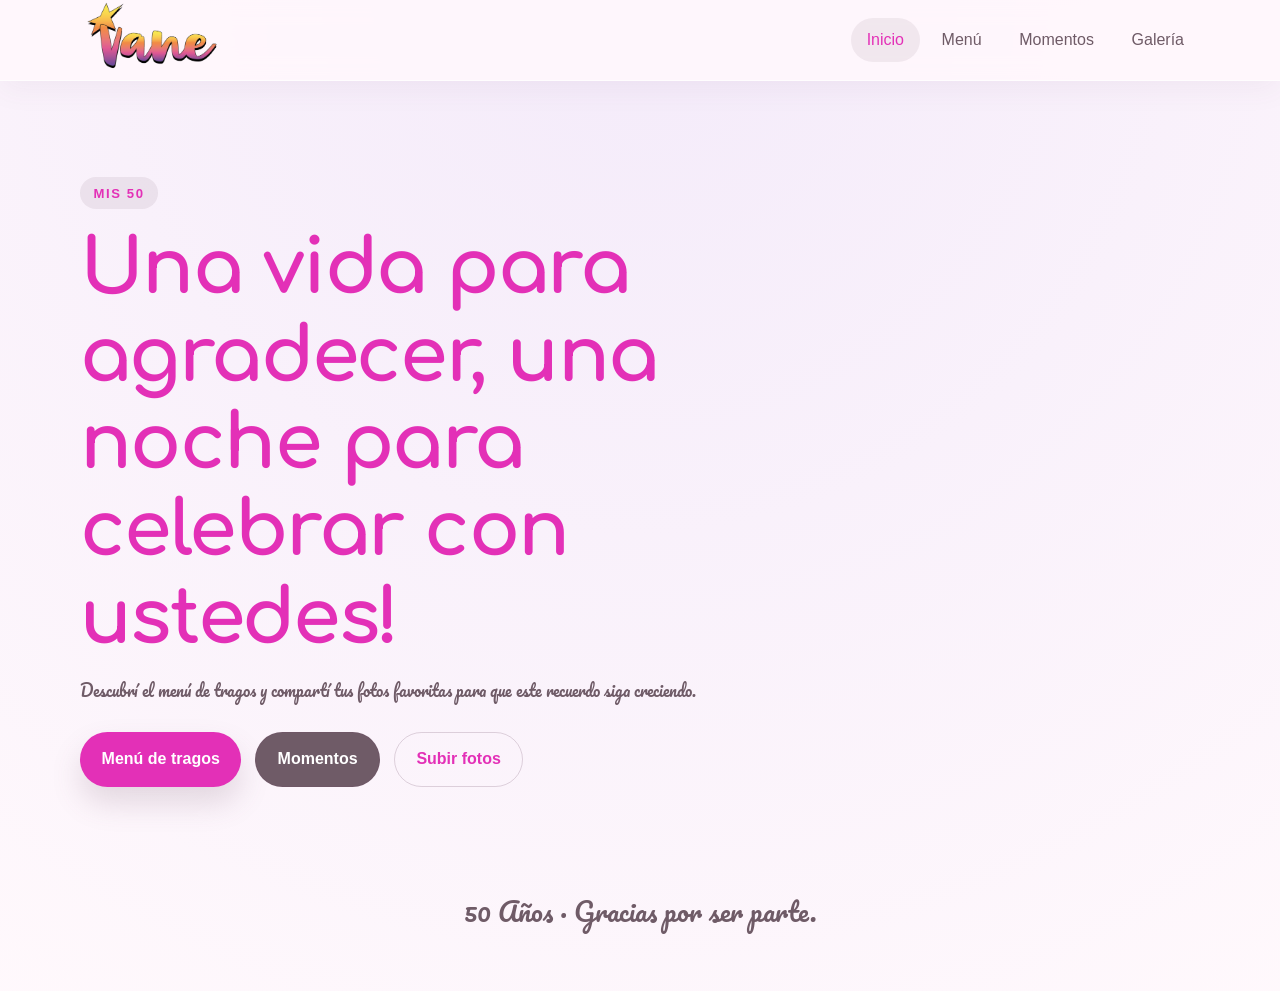
<file: index.html>
<!DOCTYPE html>
<html lang="es">
<head>
  <meta charset="UTF-8">
  <meta name="viewport" content="width=device-width, initial-scale=1.0">
  <title>Felices 50 Vane</title>
  <meta name="description" content="App QR para la celebración de 50 años con bienvenida, menú de tragos y galería de recuerdos.">
  <link rel="stylesheet" href="styles/main.css">
  <link href="https://fonts.googleapis.com/css2?family=Comfortaa:wght@300;400;700&display=swap" rel="stylesheet">
  <script src="js/main.js" defer></script>
</head>
<body>
  <header class="site-header">
    <div class="container">
      <a href="index.html" class="site-brand" aria-label="Ir al inicio de 50 Años">
        <img src="assets/images/moments/portada.png" alt="Logo 50 Años" style="height:5rem; width:auto;">
      </a>
      <nav class="site-nav" aria-label="Navegación principal">
        <ul class="site-nav__list">
          <li><a class="site-nav__link" href="index.html">Inicio</a></li>
          <li><a class="site-nav__link" href="menu.html">Menú</a></li>
          <li><a class="site-nav__link" href="moments.html">Momentos</a></li>
          <li><a class="site-nav__link" href="gallery.html">Galería</a></li>
        </ul>
      </nav>
    </div>
  </header>

  <main>
    <section class="hero section">
      <div class="container">
        <p class="eyebrow">Mis 50</p>
        <h1>Una vida para agradecer, una noche para celebrar con ustedes!</h1>
        <p>
           Descubrí el menú de tragos
           y compartí tus fotos favoritas para que este recuerdo siga creciendo.
          
        </p>
        <div class="cta-group">
          <a class="button" href="menu.html">Menú de tragos</a>
          <a class="button button--terciary" href="moments.html">Momentos</a>
          <a class="button button--secondary" href="gallery.html">Subir fotos</a>
        </div>
      </div>
    </section>
  </main>

  <footer class="site-footer">
    <div class="container">
      <p>50 Años · Gracias por ser parte.</p>
    </div>
  </footer>
</body>
</html>
</file>
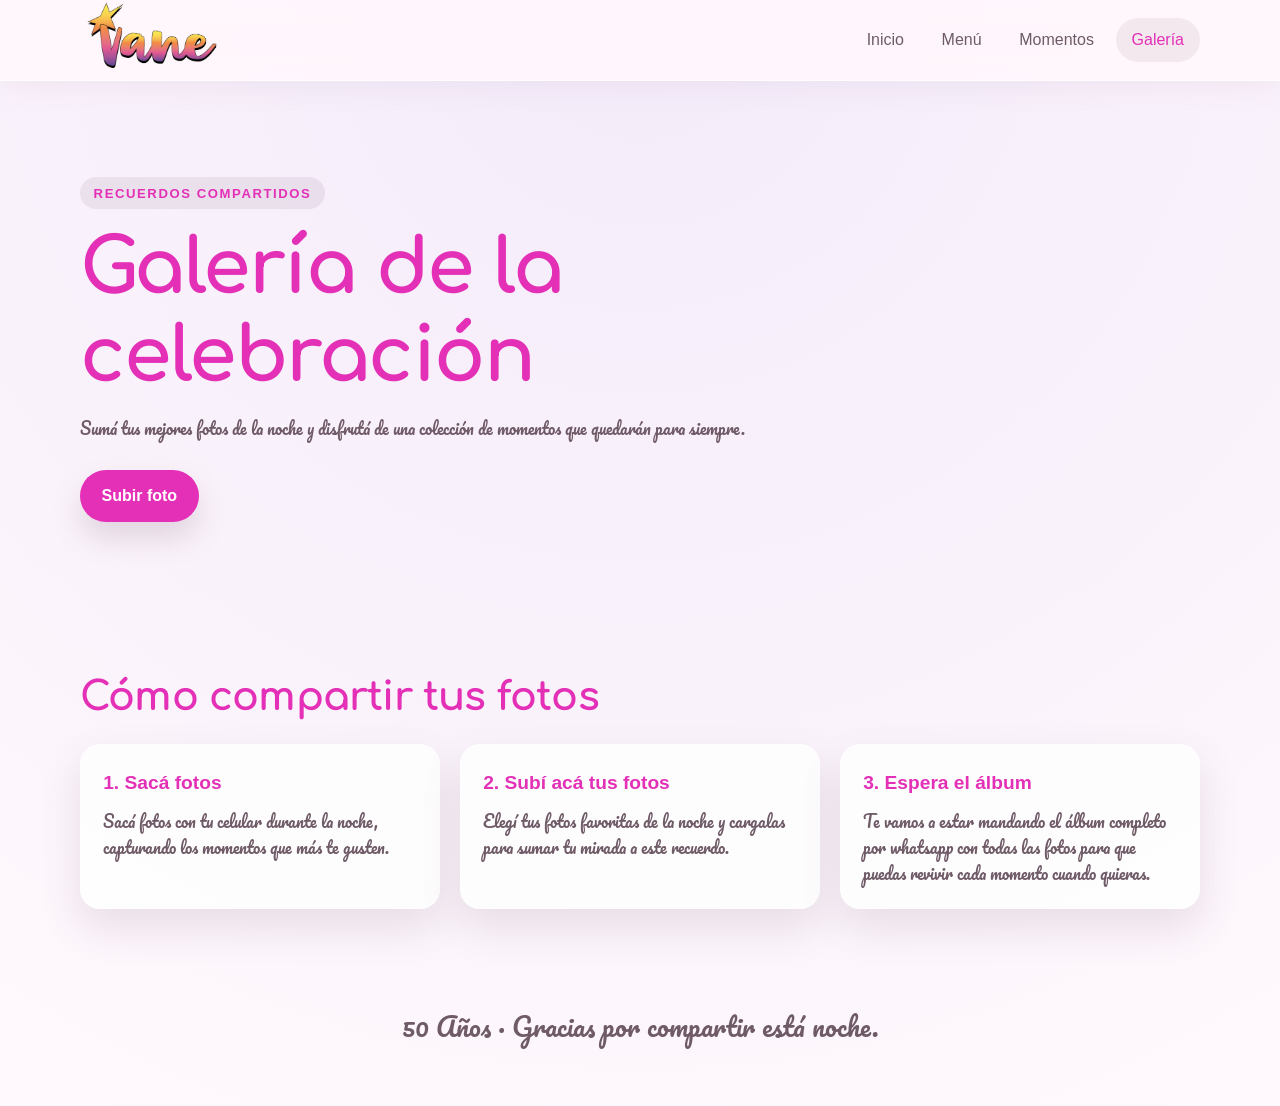
<file: gallery.html>
<!DOCTYPE html>
<html lang="es">
<head>
  <meta charset="UTF-8">
  <meta name="viewport" content="width=device-width, initial-scale=1.0">
  <title>50 Años | Galería</title>
  <meta name="description" content="Galería colaborativa de la celebración de 50 años para ver y compartir recuerdos de la noche.">
  <link rel="stylesheet" href="styles/main.css">
  <link href="https://fonts.googleapis.com/css2?family=Comfortaa:wght@300;400;700&display=swap" rel="stylesheet">
  <script src="js/main.js" defer></script>
  <script src="js/upload.js" defer></script>
  <script src="js/gallery.js" defer></script>
</head>
<body>
  <header class="site-header">
    <div class="container">
      <a href="index.html" class="site-brand" aria-label="Ir al inicio de 50 Años">
        <img src="assets/images/moments/portada.png" alt="Logo 50 Años" style="height:5rem; width:auto;">
      </a>
      <nav class="site-nav" aria-label="Navegación principal">
        <ul class="site-nav__list">
          <li><a class="site-nav__link" href="index.html">Inicio</a></li>
          <li><a class="site-nav__link" href="menu.html">Menú</a></li>
          <li><a class="site-nav__link" href="moments.html">Momentos</a></li>
          <li><a class="site-nav__link" href="gallery.html">Galería</a></li>
        </ul>
      </nav>
    </div>
  </header>

  <main>
    <section class="hero section">
      <div class="container">
        <p class="eyebrow">Recuerdos compartidos</p>
        <h1>Galería de la celebración</h1>
        <p>
          Sumá tus mejores fotos de la noche y disfrutá de una colección de momentos
          que quedarán para siempre.
        </p>
        <div class="cta-group">
          <button class="button" id="upload_widget">Subir foto</button>

          <script src="https://widget.cloudinary.com/v2.0/global/all.js"></script>

          <script>
            const myWidget = cloudinary.createUploadWidget({
              cloudName: 'duns7yexg',
              uploadPreset: 'FiestaVane50',
              sources: ['local'],
              showAdvancedOptions: false,
            }, (error, result) => {
              if (error) {
                console.error(error);
                return;
              }

              if (result && result.event === "success") {
                console.log("OK:", result.info.secure_url);
              }
            });

            document.getElementById("upload_widget").addEventListener("click", function(){
              myWidget.open();
            });
          </script>
        </div>
      </div>
    </section>

    <section class="section">
      <div class="container">
        <h2 class="section-title">Cómo compartir tus fotos</h2>
        <div class="card-grid">
          <article class="card">
            <h3>1. Sacá fotos</h3>
            <p>
              Sacá fotos con tu celular durante la noche, capturando los momentos que más te gusten.
            </p>
          </article>
          <article class="card">
            <h3>2. Subí acá tus fotos</h3>
            <p>
              Elegí tus fotos favoritas de la noche y cargalas para sumar tu mirada a este recuerdo.
            </p>
          </article>
          <article class="card">
            <h3>3. Espera el álbum</h3>
            <p>
              Te vamos a estar mandando el álbum completo por whatsapp con todas las fotos para que puedas revivir cada momento cuando quieras.
            </p>
          </article>
        </div>
      </div>
    </section>
  </main>

  <footer class="site-footer">
    <div class="container">
      <p>50 Años · Gracias por compartir está noche.</p>
    </div>
  </footer>
</body>
</html>
</file>
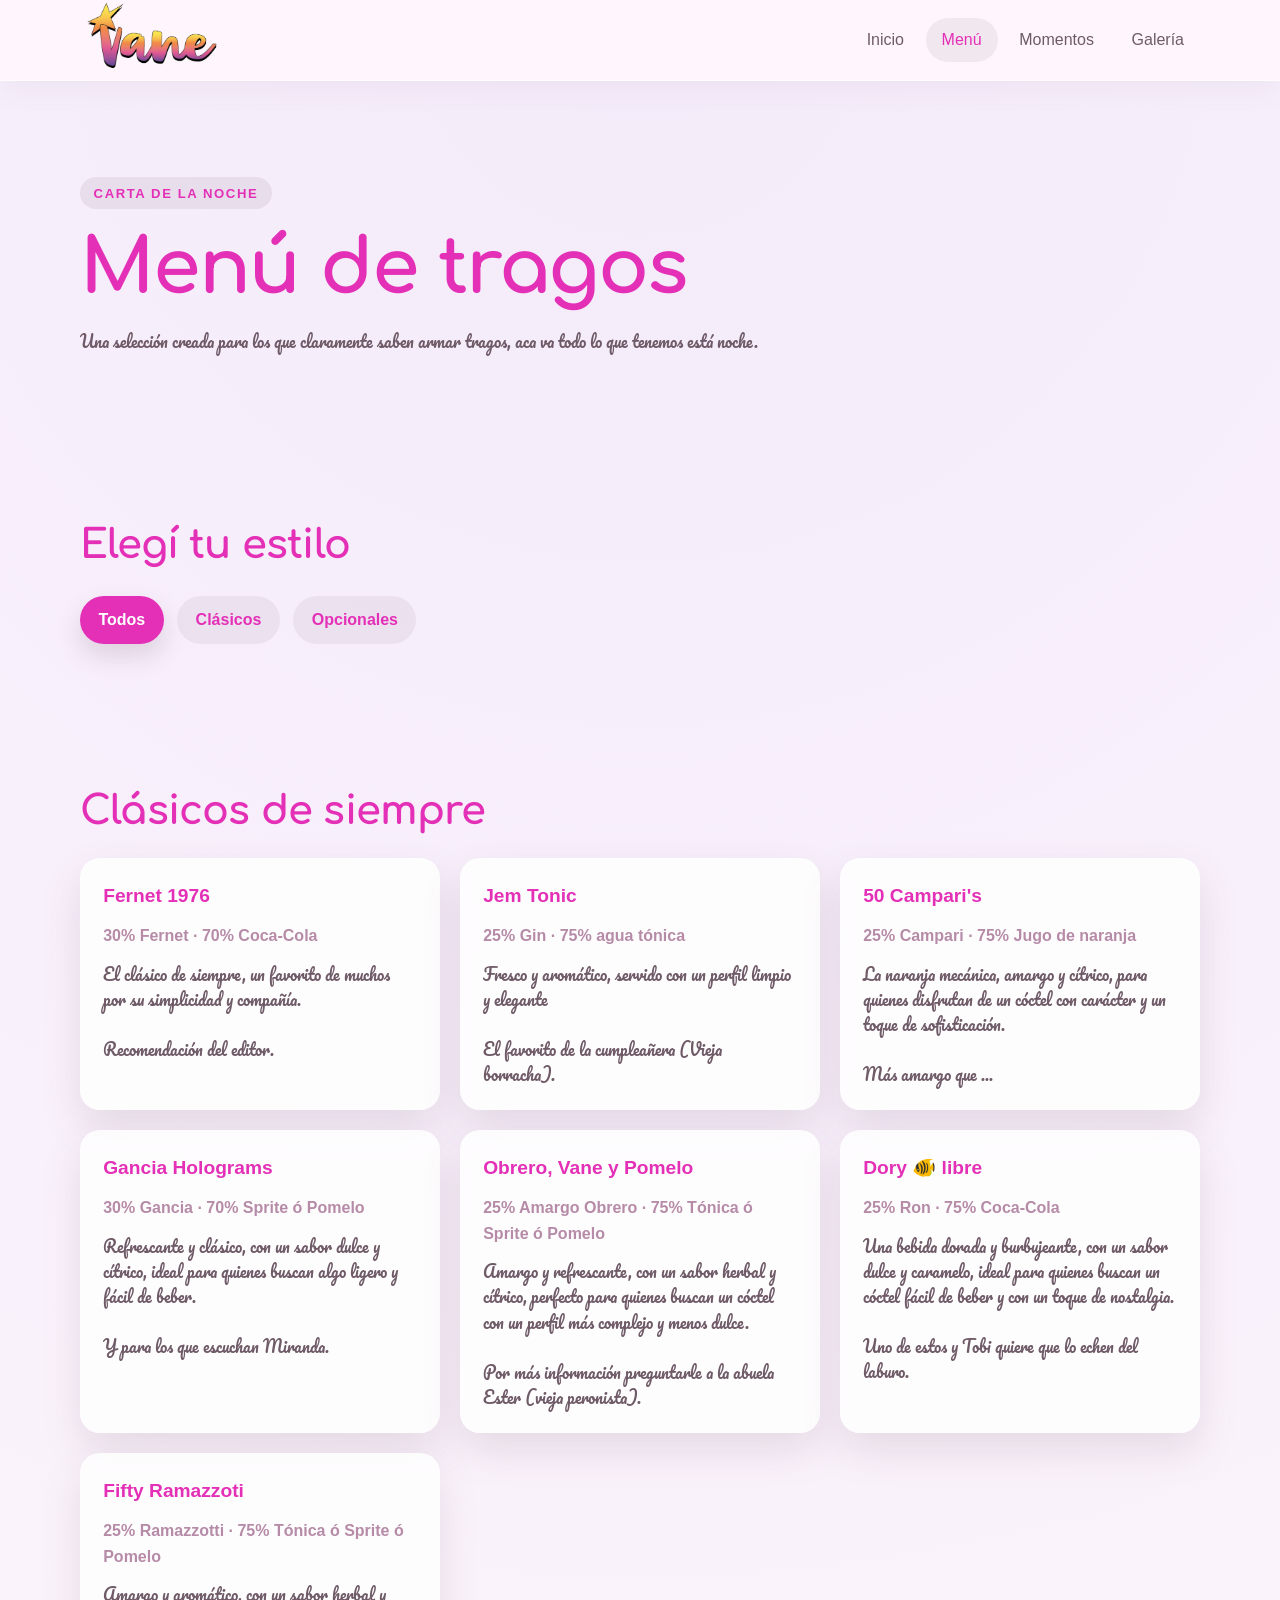
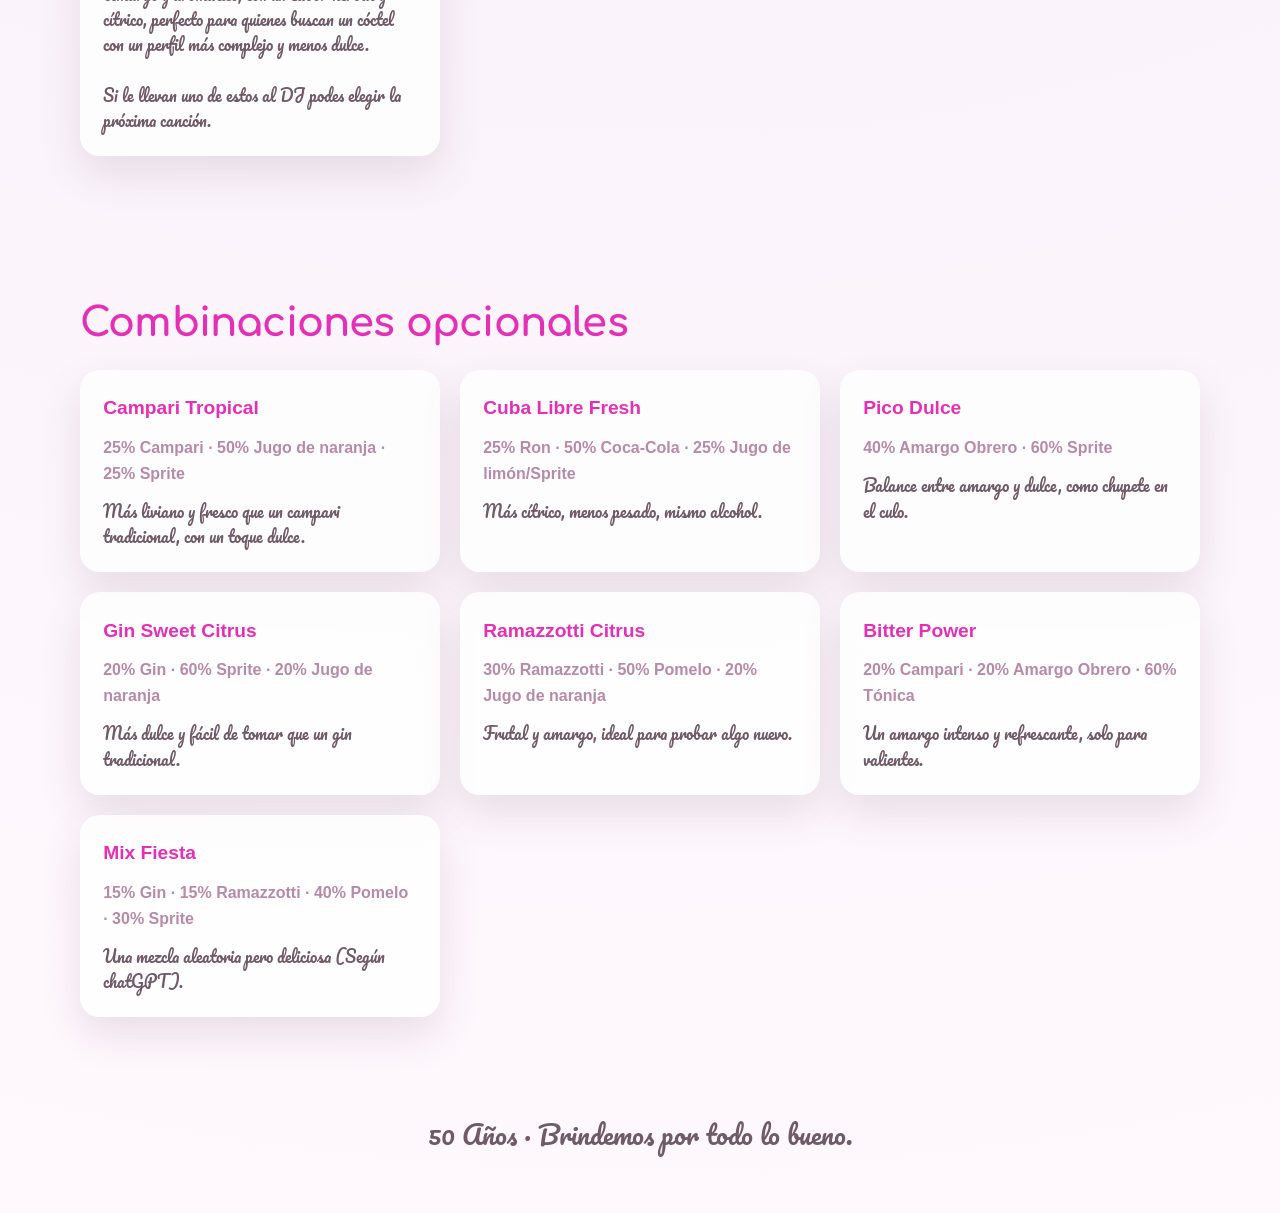
<file: menu.html>
<!DOCTYPE html>
<html lang="es">
<head>
  <meta charset="UTF-8">
  <meta name="viewport" content="width=device-width, initial-scale=1.0">
  <title>50 Años | Menú de Tragos</title>
  <meta name="description" content="Menú de tragos de la celebración de 50 años con opciones signature, clásicos y sin alcohol.">
  <link rel="stylesheet" href="styles/main.css">
  <link href="https://fonts.googleapis.com/css2?family=Comfortaa:wght@300;400;700&display=swap" rel="stylesheet">
  <script src="js/main.js" defer></script>
  <script src="js/menu.js" defer></script>
</head>
<body>
  <header class="site-header">
    <div class="container">
      <a href="index.html" class="site-brand" aria-label="Ir al inicio de 50 Años">
        <img src="assets/images/moments/portada.png" alt="Logo 50 Años" style="height:5rem; width:auto;">
      </a>
      <nav class="site-nav" aria-label="Navegación principal">
        <ul class="site-nav__list">
          <li><a class="site-nav__link" href="index.html">Inicio</a></li>
          <li><a class="site-nav__link" href="menu.html">Menú</a></li>
          <li><a class="site-nav__link" href="moments.html">Momentos</a></li>
          <li><a class="site-nav__link" href="gallery.html">Galería</a></li>
        </ul>
      </nav>
    </div>
  </header>

  <main>
    <section class="hero section">
      <div class="container">
        <p class="eyebrow">Carta de la noche</p>
        <h1>Menú de tragos</h1>
        <p>
          Una selección creada para los que claramente saben armar tragos, aca va todo lo que tenemos está noche.        
        </p>
      </div>
    </section>

    <section class="section">
      <div class="container">
        <h2 class="section-title">Elegí tu estilo</h2>
        <div class="menu-filter" role="group" aria-label="Filtrar tragos por categoría">
          <button class="menu-filter__button is-active" type="button" data-category="all">Todos</button>
          <button class="menu-filter__button" type="button" data-category="classics">Clásicos</button>
          <button class="menu-filter__button" type="button" data-category="signature">Opcionales</button>
        </div>
      </div>
    </section>

    <section class="section menu-group" aria-labelledby="clasicos-de-siempre">
      <div class="container">
        <h2 class="section-title" id="clasicos-de-siempre">Clásicos de siempre</h2>
        <div class="card-grid">
          <article class="card menu-item" data-category="classics">
            <h3>Fernet 1976</h3>
            <h4 class="menu-item__meta">30% Fernet · 70% Coca-Cola</h4>
            <p class="menu-item__description">
              El clásico de siempre, un favorito de muchos por su simplicidad y compañía.
              <br><br> Recomendación del editor.
            </p>
          </article>
          <article class="card menu-item" data-category="classics">
            <h3>Jem Tonic</h3>
            <h4 class="menu-item__meta"> 25% Gin · 75% agua tónica</h4>
            <p class="menu-item__description">
              Fresco y aromático, servido con un perfil limpio y elegante
              <br><br> El favorito de la cumpleañera (Vieja borracha).
            </p>
          </article>
          <article class="card menu-item" data-category="classics">
            <h3>50 Campari's</h3>
            <h4 class="menu-item__meta">25% Campari · 75% Jugo de naranja</h4>
            <p class="menu-item__description">
              La naranja mecánica, amargo y cítrico, para quienes disfrutan de un cóctel con carácter y un toque de sofisticación.
              <br><br> Más amargo que ...
            </p>
          </article>
          <article class="card menu-item" data-category="classics">
            <h3>Gancia Holograms</h3>
            <h4 class="menu-item__meta">30% Gancia · 70% Sprite ó Pomelo</h4>
            <p class="menu-item__description">
              Refrescante y clásico, con un sabor dulce y cítrico, ideal para quienes buscan algo ligero y fácil de beber.
              <br><br> Y para los que escuchan Miranda.
            </p>
          </article>
          <article class="card menu-item" data-category="classics">
            <h3>Obrero, Vane y Pomelo</h3>
            <h4 class="menu-item__meta">25% Amargo Obrero · 75% Tónica ó Sprite ó Pomelo</h4>
            <p class="menu-item__description">
              Amargo y refrescante, con un sabor herbal y cítrico, perfecto para quienes buscan un cóctel con un perfil más complejo y menos dulce.
              <br><br> Por más información preguntarle a la abuela Ester (vieja peronista).
            </p>
          </article>
          <article class="card menu-item" data-category="classics">
            <h3>Dory 🐠 libre </h3>
            <h4 class="menu-item__meta">25% Ron · 75% Coca-Cola</h4>
            <p class="menu-item__description">
              Una bebida dorada y burbujeante, con un sabor dulce y caramelo, ideal para quienes buscan un cóctel fácil de beber y con un toque de nostalgia.
              <br><br> Uno de estos y Tobi quiere que lo echen del laburo.
            </p>
          </article>
          <article class="card menu-item" data-category="classics">
            <h3>Fifty Ramazzoti</h3>
            <h4 class="menu-item__meta">25% Ramazzotti · 75% Tónica ó Sprite ó Pomelo</h4>
            <p class="menu-item__description">
              Amargo y aromático, con un sabor herbal y cítrico, perfecto para quienes buscan un cóctel con un perfil más complejo y menos dulce.
              <br><br> Si le llevan uno de estos al DJ podes elegir la próxima canción.
            </p>
          </article>
        </div>
      </div>
    </section>

    <section class="section menu-group" aria-labelledby="tragos-destacados">
      <div class="container">
        <h2 class="section-title" id="tragos-destacados">Combinaciones opcionales</h2>
        <div class="card-grid">
          <article class="card menu-item" data-category="signature">
            <h3>Campari Tropical</h3>
            <h4 class="menu-item__meta">25% Campari · 50% Jugo de naranja · 25% Sprite</h4>
            <p class="menu-item__description">
                Más liviano y fresco que un campari tradicional, con un toque dulce.
            </p>
          </article>
          <article class="card menu-item" data-category="signature">
            <h3>Cuba Libre Fresh</h3>
            <h4 class="menu-item__meta">25% Ron · 50% Coca-Cola · 25% Jugo de limón/Sprite</h4>
            <p class="menu-item__description">
              Más cítrico, menos pesado, mismo alcohol.
            </p>
          </article>
          <article class="card menu-item" data-category="signature">
            <h3>Pico Dulce</h3>
            <h4 class="menu-item__meta">40% Amargo Obrero · 60% Sprite</h4>
            <p class="menu-item__description">
              Balance entre amargo y dulce, como chupete en el culo.
            </p>
          </article>
          <article class="card menu-item" data-category="signature">
            <h3>Gin Sweet Citrus</h3>
            <h4 class="menu-item__meta">20% Gin · 60% Sprite · 20% Jugo de naranja</h4>
            <p class="menu-item__description">
              Más dulce y fácil de tomar que un gin tradicional.
            </p>
          </article>
          <article class="card menu-item" data-category="signature">
            <h3>Ramazzotti Citrus</h3>
            <h4 class="menu-item__meta">30% Ramazzotti · 50% Pomelo · 20% Jugo de naranja</h4>
            <p class="menu-item__description">
              Frutal y amargo, ideal para probar algo nuevo.
            </p>
          </article>

          <article class="card menu-item" data-category="signature">
            <h3>Bitter Power</h3>
            <h4 class="menu-item__meta">20% Campari · 20% Amargo Obrero · 60% Tónica</h4>
            <p class="menu-item__description">
              Un amargo intenso y refrescante, solo para valientes.
            </p>
          </article>
          <article class="card menu-item" data-category="signature">
            <h3>Mix Fiesta</h3>
            <h4 class="menu-item__meta">15% Gin · 15% Ramazzotti · 40% Pomelo · 30% Sprite</h4>
            <p class="menu-item__description">
              Una mezcla aleatoria pero deliciosa (Según chatGPT).
            </p>
          </article>
          
        </div>
      </div>
    </section>

  </main>

  <footer class="site-footer">
    <div class="container">
      <p>50 Años · Brindemos por todo lo bueno.</p>
    </div>
  </footer>
</body>
</html>
</file>
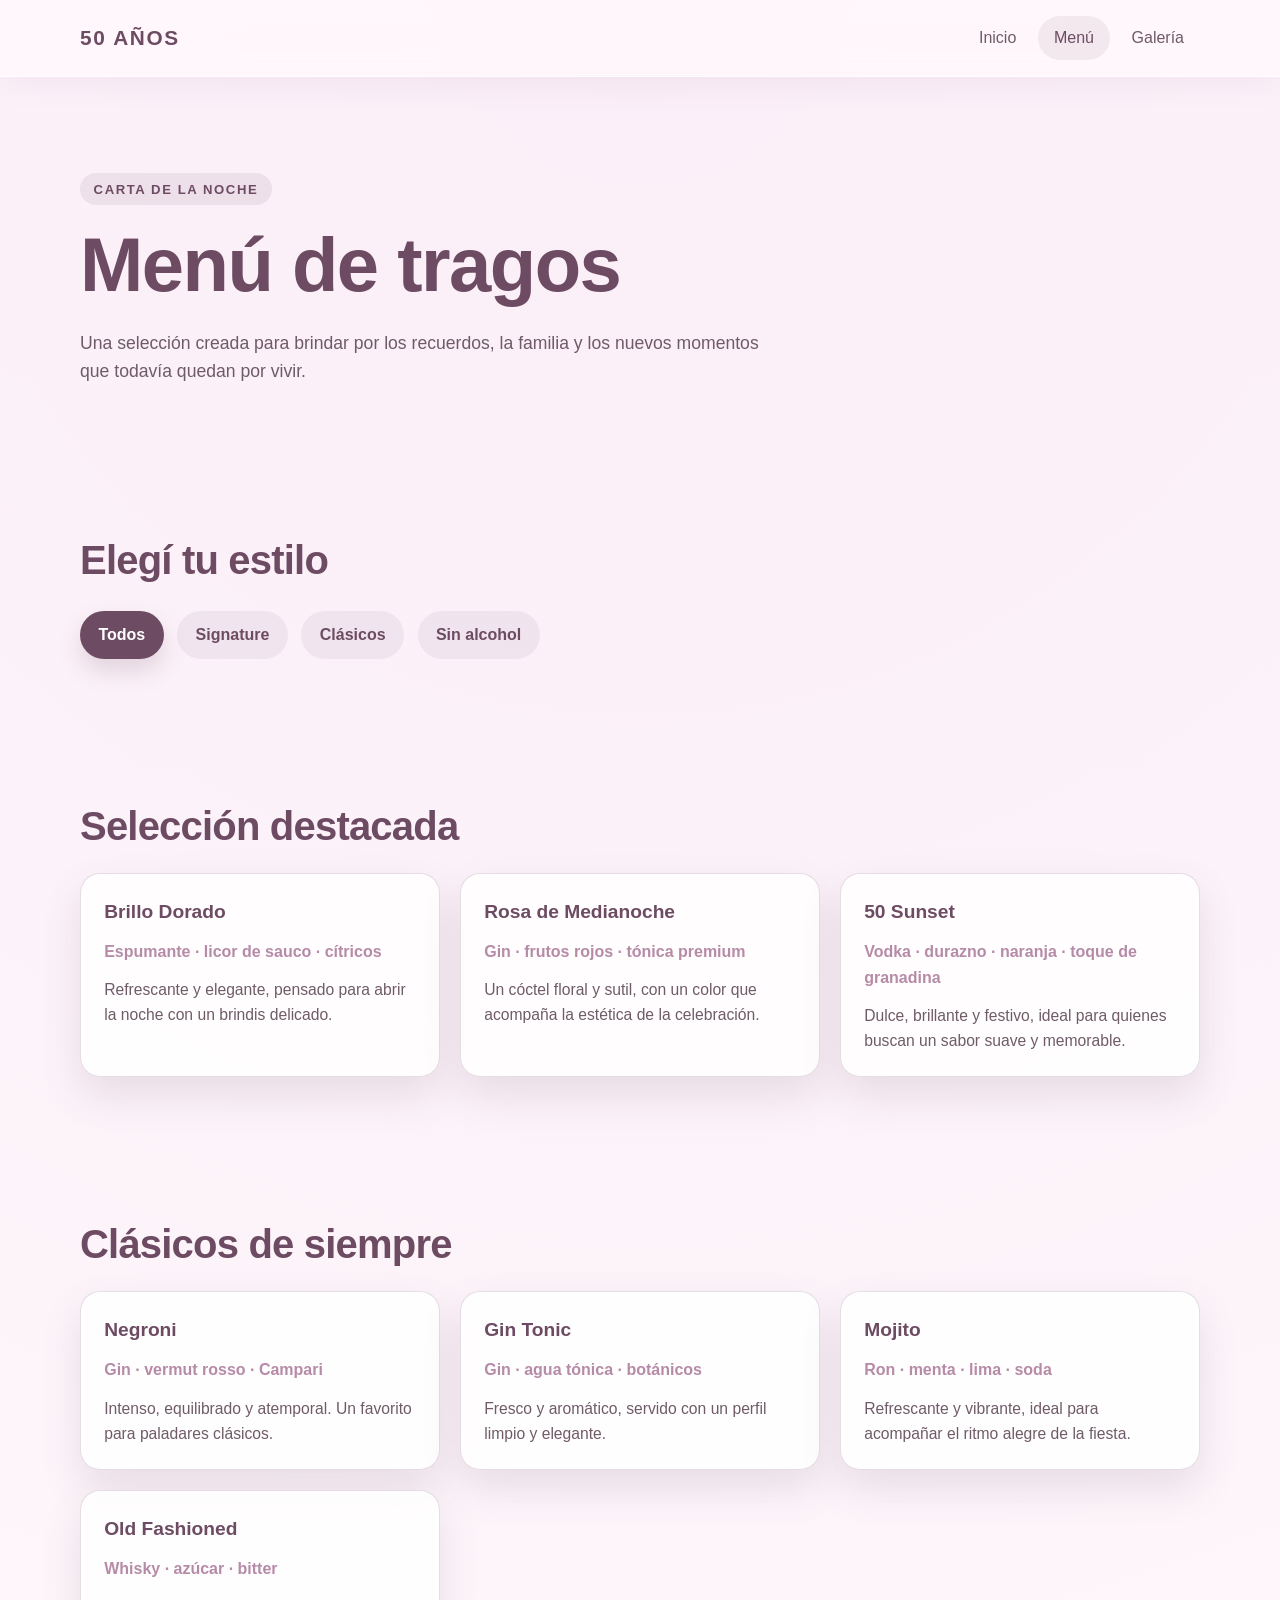
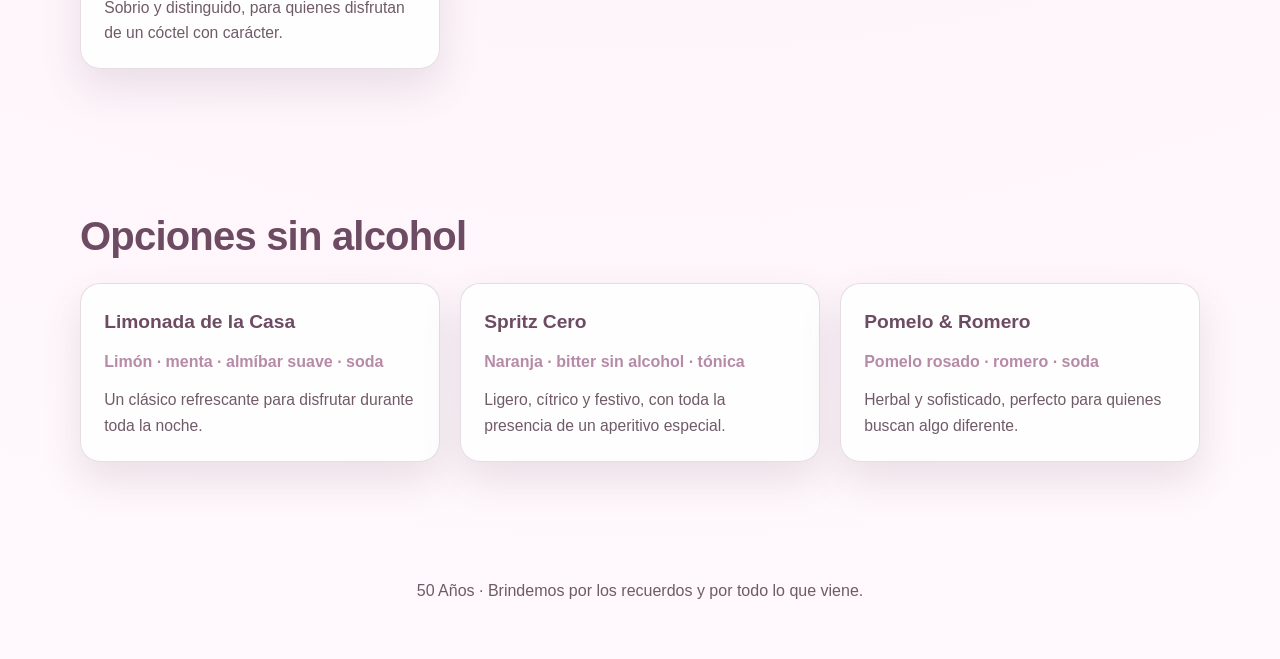
<file: qr-party-app/menu.html>
<!DOCTYPE html>
<html lang="es">
<head>
  <meta charset="UTF-8">
  <meta name="viewport" content="width=device-width, initial-scale=1.0">
  <title>50 Años | Menú de Tragos</title>
  <meta name="description" content="Menú de tragos de la celebración de 50 años con opciones signature, clásicos y sin alcohol.">
  <link rel="stylesheet" href="styles/main.css">
  <script src="js/main.js" defer></script>
  <script src="js/menu.js" defer></script>
</head>
<body>
  <header class="site-header">
    <div class="container">
      <a href="index.html" class="site-brand" aria-label="Ir al inicio de 50 Años">50 Años</a>
      <nav class="site-nav" aria-label="Navegación principal">
        <ul class="site-nav__list">
          <li><a class="site-nav__link" href="index.html">Inicio</a></li>
          <li><a class="site-nav__link" href="menu.html">Menú</a></li>
          <li><a class="site-nav__link" href="gallery.html">Galería</a></li>
        </ul>
      </nav>
    </div>
  </header>

  <main>
    <section class="hero section">
      <div class="container">
        <p class="eyebrow">Carta de la noche</p>
        <h1>Menú de tragos</h1>
        <p>
          Una selección creada para brindar por los recuerdos, la familia y los nuevos
          momentos que todavía quedan por vivir.
        </p>
      </div>
    </section>

    <section class="section">
      <div class="container">
        <h2 class="section-title">Elegí tu estilo</h2>
        <div class="menu-filter" role="group" aria-label="Filtrar tragos por categoría">
          <button class="menu-filter__button is-active" type="button" data-category="all">Todos</button>
          <button class="menu-filter__button" type="button" data-category="signature">Signature</button>
          <button class="menu-filter__button" type="button" data-category="classics">Clásicos</button>
          <button class="menu-filter__button" type="button" data-category="sin-alcohol">Sin alcohol</button>
        </div>
      </div>
    </section>

    <section class="section menu-group" aria-labelledby="tragos-destacados">
      <div class="container">
        <h2 class="section-title" id="tragos-destacados">Selección destacada</h2>
        <div class="card-grid">
          <article class="card menu-item" data-category="signature">
            <h3>Brillo Dorado</h3>
            <p class="menu-item__meta">Espumante · licor de sauco · cítricos</p>
            <p class="menu-item__description">
              Refrescante y elegante, pensado para abrir la noche con un brindis delicado.
            </p>
          </article>
          <article class="card menu-item" data-category="signature">
            <h3>Rosa de Medianoche</h3>
            <p class="menu-item__meta">Gin · frutos rojos · tónica premium</p>
            <p class="menu-item__description">
              Un cóctel floral y sutil, con un color que acompaña la estética de la celebración.
            </p>
          </article>
          <article class="card menu-item" data-category="signature">
            <h3>50 Sunset</h3>
            <p class="menu-item__meta">Vodka · durazno · naranja · toque de granadina</p>
            <p class="menu-item__description">
              Dulce, brillante y festivo, ideal para quienes buscan un sabor suave y memorable.
            </p>
          </article>
        </div>
      </div>
    </section>

    <section class="section menu-group" aria-labelledby="clasicos-de-siempre">
      <div class="container">
        <h2 class="section-title" id="clasicos-de-siempre">Clásicos de siempre</h2>
        <div class="card-grid">
          <article class="card menu-item" data-category="classics">
            <h3>Negroni</h3>
            <p class="menu-item__meta">Gin · vermut rosso · Campari</p>
            <p class="menu-item__description">
              Intenso, equilibrado y atemporal. Un favorito para paladares clásicos.
            </p>
          </article>
          <article class="card menu-item" data-category="classics">
            <h3>Gin Tonic</h3>
            <p class="menu-item__meta">Gin · agua tónica · botánicos</p>
            <p class="menu-item__description">
              Fresco y aromático, servido con un perfil limpio y elegante.
            </p>
          </article>
          <article class="card menu-item" data-category="classics">
            <h3>Mojito</h3>
            <p class="menu-item__meta">Ron · menta · lima · soda</p>
            <p class="menu-item__description">
              Refrescante y vibrante, ideal para acompañar el ritmo alegre de la fiesta.
            </p>
          </article>
          <article class="card menu-item" data-category="classics">
            <h3>Old Fashioned</h3>
            <p class="menu-item__meta">Whisky · azúcar · bitter</p>
            <p class="menu-item__description">
              Sobrio y distinguido, para quienes disfrutan de un cóctel con carácter.
            </p>
          </article>
        </div>
      </div>
    </section>

    <section class="section menu-group" aria-labelledby="opciones-sin-alcohol">
      <div class="container">
        <h2 class="section-title" id="opciones-sin-alcohol">Opciones sin alcohol</h2>
        <div class="card-grid">
          <article class="card menu-item" data-category="sin-alcohol">
            <h3>Limonada de la Casa</h3>
            <p class="menu-item__meta">Limón · menta · almíbar suave · soda</p>
            <p class="menu-item__description">
              Un clásico refrescante para disfrutar durante toda la noche.
            </p>
          </article>
          <article class="card menu-item" data-category="sin-alcohol">
            <h3>Spritz Cero</h3>
            <p class="menu-item__meta">Naranja · bitter sin alcohol · tónica</p>
            <p class="menu-item__description">
              Ligero, cítrico y festivo, con toda la presencia de un aperitivo especial.
            </p>
          </article>
          <article class="card menu-item" data-category="sin-alcohol">
            <h3>Pomelo & Romero</h3>
            <p class="menu-item__meta">Pomelo rosado · romero · soda</p>
            <p class="menu-item__description">
              Herbal y sofisticado, perfecto para quienes buscan algo diferente.
            </p>
          </article>
        </div>
      </div>
    </section>
  </main>

  <footer class="site-footer">
    <div class="container">
      <p>50 Años · Brindemos por los recuerdos y por todo lo que viene.</p>
    </div>
  </footer>
</body>
</html>
</file>
<file: styles/main.css>
:root {
  --color-primary: #faedf7;
  --color-primary-strong: #f3d7ea;
  --color-accent: #E330B7;
  --color-accent-soft: #b68ba7;
  --color-bg: #fff8fc;
  --color-surface: #ffffff;
  --color-text: #6f5b67;
  --color-text-soft: #6f5b67;
  --color-border: rgba(109, 76, 99, 0.18);
  --color-shadow: rgba(109, 76, 99, 0.14);
  --color-overlay: rgba(45, 29, 40, 0.82);
  --radius-sm: 0.75rem;
  --radius-md: 1.25rem;
  --radius-lg: 2rem;
  --container-width: 1120px;
  --transition: 180ms ease;
}

@font-face {
  font-family: 'Pacifico';
  src: url('../assets/fonts/Pacifico-Regular.ttf') format('truetype');
  font-weight: normal;
  font-style: normal;
}

*,
*::before,
*::after {
  box-sizing: border-box;
}

html {
  scroll-behavior: smooth;
}

body {
  margin: 0;
  font-family: sans-serif;
  color: var(--color-text);
  background:
    radial-gradient(circle at top, #F4EBFA, rgba(255, 248, 252, 0.88)),
    linear-gradient(180deg, #fff8fc 0%, #fffdfd 100%);
  line-height: 1.6;
}

img {
  display: block;
  max-width: 100%;
  border: 0;
}

a {
  color: inherit;
  text-decoration: none;
}

h4 {
  margin: 0;
}
button {
  font: inherit;
}

.container {
  width: min(calc(100% - 2rem), var(--container-width));
  margin: 0 auto;
}

.site-header {
  position: sticky;
  top: 0;
  z-index: 20;
  border-bottom: 1px solid rgba(255, 255, 255, 0.75);
  backdrop-filter: blur(14px);
  background: rgba(255, 248, 252, 0.88);
  box-shadow: 0 8px 30px rgba(109, 76, 99, 0.06);
}

.site-header .container,
.site-footer .container {
  display: flex;
  align-items: center;
  justify-content: space-between;
  gap: 1rem;
}
.site-footer {
    font-size: 1.6rem;

}

.site-header .container {
  min-height: 4.75rem;
}

.site-brand {
  font-size: 1.3rem;
  font-weight: 700;
  letter-spacing: 0.08em;
  text-transform: uppercase;
  color: var(--color-accent);
}

.site-nav__list {
  display: flex;
  align-items: center;
  gap: 0.35rem;
  list-style: none;
  padding: 0;
  margin: 0;
}

.site-nav__link {
  display: inline-flex;
  align-items: center;
  justify-content: center;
  min-height: 2.5rem;
  padding: 0.55rem 1rem;
  border-radius: 999px;
  color: var(--color-text-soft);
  transition:
    background-color var(--transition),
    color var(--transition),
    transform var(--transition);
}

.site-nav__link:hover,
.site-nav__link:focus-visible,
.site-nav__link.is-active {
  color: var(--color-accent);
  background: rgba(109, 76, 99, 0.09);
  outline: none;
}

main {
  display: block;
}

.section {
  padding: 4.5rem 0;
}

.hero {
  padding: 6rem 0 5rem;
}

.eyebrow {
  display: inline-block;
  margin: 0 0 1rem;
  padding: 0.35rem 0.85rem;
  border-radius: 999px;
  background: rgba(109, 76, 99, 0.1);
  color: var(--color-accent);
  font-size: 0.82rem;
  font-weight: 700;
  letter-spacing: 0.12em;
  text-transform: uppercase;
  font-family: "Nunito", sans-serif;
}

.hero h1,
.section-title {
  margin: 0;
  line-height: 1.15;
  letter-spacing: -0.02em;
  color: var(--color-accent);
  font-family: "Comfortaa";
}

.hero h1 {
  max-width: 14ch;
  font-size: clamp(2.5rem, 6vw, 4.75rem);
}

.hero p:not(.eyebrow),
.card p,
.menu-item p,
.site-footer {
  font-family: "Pacifico", cursive;
}

.section-title {
  margin-bottom: 1.5rem;
  font-size: clamp(1.7rem, 4vw, 2.5rem);
}

.cta-group,
.menu-filter {
  display: flex;
  flex-wrap: wrap;
  gap: 0.85rem;
  margin-top: 1.75rem;
}

.button,
.menu-filter__button,
.lightbox__close {
  border: 0;
  cursor: pointer;
  transition:
    transform var(--transition),
    box-shadow var(--transition),
    background-color var(--transition),
    color var(--transition);
}

.button {
  display: inline-flex;
  align-items: center;
  justify-content: center;
  min-height: 3rem;
  padding: 0.85rem 1.35rem;
  border-radius: 999px;
  background: var(--color-accent);
  color: #ffffff;
  box-shadow: 0 16px 30px rgba(109, 76, 99, 0.18);
  font-weight: 700;
}

.button:hover,
.button:focus-visible,
.menu-filter__button:hover,
.menu-filter__button:focus-visible {
  transform: translateY(-2px);
}

.button:hover,
.button:focus-visible {
  background: #5e4055;
  outline: none;
}

.button--secondary {
  background: transparent;
  color: var(--color-accent);
  border: 1px solid rgba(109, 76, 99, 0.22);
  box-shadow: none;
}

.button--terciary {
  background: var(--color-text);
  color: white;
  border: 1px solid rgba(109, 76, 99, 0.22);
  box-shadow: none;
}

.button--secondary:hover,
.button--secondary:focus-visible {
  background: rgba(109, 76, 99, 0.08);
}

.card-grid,
.gallery-grid {
  display: grid;
  gap: 1.25rem;
}

.card-grid {
  grid-template-columns: repeat(3, minmax(0, 1fr));
}

.gallery-grid {
  grid-template-columns: repeat(3, minmax(0, 1fr));
}

.card,
.gallery-card,
.menu-item {
  position: relative;
  overflow: hidden;
  border: 0px solid var(--color-border);
  border-radius: var(--radius-md);
  background: rgba(255, 255, 255, 0.86);
  box-shadow: 0 18px 40px var(--color-shadow);
}

.card,
.menu-item {
  padding: 1.45rem;
}

.card h3,
.menu-item h3 {
  margin: 0 0 0.7rem;
  font-size: 1.2rem;
  color: var(--color-accent);
  font-family: "Nunito", sans-serif;
}

.card p,
.menu-item p {
  margin: 0;
  color: var(--color-text-soft);
}

.menu-item__meta {
  margin-bottom: 0.8rem !important;
  font-weight: 600;
  color: var(--color-accent-soft) !important;
}

.menu-item__description {
  font-size: 0.98rem;
}

.menu-filter__button {
  min-height: 2.8rem;
  padding: 0.7rem 1.15rem;
  border-radius: 999px;
  background: rgba(109, 76, 99, 0.08);
  color: var(--color-accent);
  font-weight: 700;
}

.menu-filter__button.is-active {
  background: var(--color-accent);
  color: #ffffff;
  box-shadow: 0 12px 24px rgba(109, 76, 99, 0.18);
}

.is-hidden {
  display: none !important;
}

.gallery-card {
  cursor: pointer;
  position: relative;
}

.gallery-card img {
  width: 100%;
  aspect-ratio: 4 / 3;
  object-fit: contain;
  background: linear-gradient(135deg, #F4EBFA, #F4EBFA);
}

.gallery-card__caption {
  position: absolute;
  top: 0.1rem;
  left: 0.5rem;
  margin: 0;
  padding: 0.5rem 0.85rem;
  font-size: 0.95rem;
  color: #ffffff;
  background: rgba(45, 29, 40, 0.7);
  border-radius: var(--radius-sm);
  backdrop-filter: blur(4px);
}

.site-footer {
  padding: 0 0 2rem;
  color: var(--color-text-soft);
}

.site-footer .container {
  justify-content: center;
  text-align: center;
}

.gallery-card__caption{
  background-color:#EC69F0;
  
}
.lightbox {
  position: fixed;
  inset: 0;
  z-index: 40;
  display: none;
  place-items: center;
  padding: 1.5rem;
  background: var(--color-overlay);
}

.lightbox.is-open {
  display: grid;
}

.lightbox__content {
  margin: 0;
  width: min(100%, 52rem);
}

.lightbox__content img {
  width: 100%;
  max-height: 72vh;
  object-fit: contain;
  border-radius: var(--radius-md);
  background: #ffffff;
}

#lightbox-caption {
  margin-top: 0.85rem;
  text-align: center;
  color: #ffffff;
}

.lightbox__close {
  position: absolute;
  top: 1rem;
  right: 1rem;
  width: 2.9rem;
  height: 2.9rem;
  border-radius: 50%;
  background: rgba(255, 255, 255, 0.14);
  color: #ffffff;
  font-size: 2rem;
  line-height: 1;
}

.lightbox__close:hover,
.lightbox__close:focus-visible {
  background: rgba(255, 255, 255, 0.24);
  outline: none;
}

@media (max-width: 900px) {
  .card-grid,
  .gallery-grid {
    grid-template-columns: repeat(2, minmax(0, 1fr));
  }

  .hero {
    padding-top: 5rem;
  }
}

@media (max-width: 640px) {
  .site-header .container,
  .site-footer .container {
    flex-direction: column;
    justify-content: center;
    padding: 0.85rem 0;
  }

  .site-nav__list,
  .cta-group,
  .menu-filter {
    justify-content: center;
  }

  .section,
  .hero {
    padding: 0.7rem 0;
  }

  .hero h1,
  .hero p:not(.eyebrow),
  .section-title {
    text-align: center;
    margin-left: auto;
    margin-right: auto;
  }

  .eyebrow {
    display: table;
    margin-left: auto;
    margin-right: auto;
  }

  .card-grid,
  .gallery-grid {
    grid-template-columns: 1fr;
  }

  .button,
  .menu-filter__button {
    width: 100%;
  }
}
</file>
<file: qr-party-app/styles/main.css>
:root {
  --color-primary: #faedf7;
  --color-primary-strong: #f3d7ea;
  --color-accent: #6d4c63;
  --color-accent-soft: #b68ba7;
  --color-bg: #fff8fc;
  --color-surface: #ffffff;
  --color-text: #3d2a35;
  --color-text-soft: #6f5b67;
  --color-border: rgba(109, 76, 99, 0.18);
  --color-shadow: rgba(109, 76, 99, 0.14);
  --color-overlay: rgba(45, 29, 40, 0.82);
  --radius-sm: 0.75rem;
  --radius-md: 1.25rem;
  --radius-lg: 2rem;
  --container-width: 1120px;
  --transition: 180ms ease;
}

*,
*::before,
*::after {
  box-sizing: border-box;
}

html {
  scroll-behavior: smooth;
}

body {
  margin: 0;
  font-family: "Segoe UI", Tahoma, Geneva, Verdana, sans-serif;
  color: var(--color-text);
  background:
    radial-gradient(circle at top, rgba(250, 237, 247, 0.95), rgba(255, 248, 252, 0.88)),
    linear-gradient(180deg, #fff8fc 0%, #fffdfd 100%);
  line-height: 1.6;
}

img {
  display: block;
  max-width: 100%;
  border: 0;
}

a {
  color: inherit;
  text-decoration: none;
}

button {
  font: inherit;
}

.container {
  width: min(calc(100% - 2rem), var(--container-width));
  margin: 0 auto;
}

.site-header {
  position: sticky;
  top: 0;
  z-index: 20;
  border-bottom: 1px solid rgba(255, 255, 255, 0.75);
  backdrop-filter: blur(14px);
  background: rgba(255, 248, 252, 0.88);
  box-shadow: 0 8px 30px rgba(109, 76, 99, 0.06);
}

.site-header .container,
.site-footer .container {
  display: flex;
  align-items: center;
  justify-content: space-between;
  gap: 1rem;
}

.site-header .container {
  min-height: 4.75rem;
}

.site-brand {
  font-size: 1.3rem;
  font-weight: 700;
  letter-spacing: 0.08em;
  text-transform: uppercase;
  color: var(--color-accent);
}

.site-nav__list {
  display: flex;
  align-items: center;
  gap: 0.35rem;
  list-style: none;
  padding: 0;
  margin: 0;
}

.site-nav__link {
  display: inline-flex;
  align-items: center;
  justify-content: center;
  min-height: 2.5rem;
  padding: 0.55rem 1rem;
  border-radius: 999px;
  color: var(--color-text-soft);
  transition:
    background-color var(--transition),
    color var(--transition),
    transform var(--transition);
}

.site-nav__link:hover,
.site-nav__link:focus-visible,
.site-nav__link.is-active {
  color: var(--color-accent);
  background: rgba(109, 76, 99, 0.09);
  outline: none;
}

main {
  display: block;
}

.section {
  padding: 4.5rem 0;
}

.hero {
  padding: 6rem 0 5rem;
}

.eyebrow {
  display: inline-block;
  margin: 0 0 1rem;
  padding: 0.35rem 0.85rem;
  border-radius: 999px;
  background: rgba(109, 76, 99, 0.1);
  color: var(--color-accent);
  font-size: 0.82rem;
  font-weight: 700;
  letter-spacing: 0.12em;
  text-transform: uppercase;
}

.hero h1,
.section-title {
  margin: 0;
  line-height: 1.15;
  letter-spacing: -0.02em;
  color: var(--color-accent);
}

.hero h1 {
  max-width: 14ch;
  font-size: clamp(2.5rem, 6vw, 4.75rem);
}

.hero p:not(.eyebrow) {
  max-width: 44rem;
  margin: 1.25rem 0 0;
  font-size: 1.1rem;
  color: var(--color-text-soft);
}

.section-title {
  margin-bottom: 1.5rem;
  font-size: clamp(1.7rem, 4vw, 2.5rem);
}

.cta-group,
.menu-filter {
  display: flex;
  flex-wrap: wrap;
  gap: 0.85rem;
  margin-top: 1.75rem;
}

.button,
.menu-filter__button,
.lightbox__close {
  border: 0;
  cursor: pointer;
  transition:
    transform var(--transition),
    box-shadow var(--transition),
    background-color var(--transition),
    color var(--transition);
}

.button {
  display: inline-flex;
  align-items: center;
  justify-content: center;
  min-height: 3rem;
  padding: 0.85rem 1.35rem;
  border-radius: 999px;
  background: var(--color-accent);
  color: #ffffff;
  box-shadow: 0 16px 30px rgba(109, 76, 99, 0.18);
  font-weight: 700;
}

.button:hover,
.button:focus-visible,
.menu-filter__button:hover,
.menu-filter__button:focus-visible {
  transform: translateY(-2px);
}

.button:hover,
.button:focus-visible {
  background: #5e4055;
  outline: none;
}

.button--secondary {
  background: transparent;
  color: var(--color-accent);
  border: 1px solid rgba(109, 76, 99, 0.22);
  box-shadow: none;
}

.button--secondary:hover,
.button--secondary:focus-visible {
  background: rgba(109, 76, 99, 0.08);
}

.card-grid,
.gallery-grid {
  display: grid;
  gap: 1.25rem;
}

.card-grid {
  grid-template-columns: repeat(3, minmax(0, 1fr));
}

.gallery-grid {
  grid-template-columns: repeat(3, minmax(0, 1fr));
}

.card,
.gallery-card,
.menu-item {
  position: relative;
  overflow: hidden;
  border: 1px solid var(--color-border);
  border-radius: var(--radius-md);
  background: rgba(255, 255, 255, 0.86);
  box-shadow: 0 18px 40px var(--color-shadow);
}

.card,
.menu-item {
  padding: 1.45rem;
}

.card h3,
.menu-item h3 {
  margin: 0 0 0.7rem;
  font-size: 1.2rem;
  color: var(--color-accent);
}

.card p,
.menu-item p {
  margin: 0;
  color: var(--color-text-soft);
}

.menu-item__meta {
  margin-bottom: 0.8rem !important;
  font-weight: 600;
  color: var(--color-accent-soft) !important;
}

.menu-item__description {
  font-size: 0.98rem;
}

.menu-filter__button {
  min-height: 2.8rem;
  padding: 0.7rem 1.15rem;
  border-radius: 999px;
  background: rgba(109, 76, 99, 0.08);
  color: var(--color-accent);
  font-weight: 700;
}

.menu-filter__button.is-active {
  background: var(--color-accent);
  color: #ffffff;
  box-shadow: 0 12px 24px rgba(109, 76, 99, 0.18);
}

.is-hidden {
  display: none !important;
}

.gallery-card {
  cursor: pointer;
}

.gallery-card img {
  width: 100%;
  aspect-ratio: 4 / 3;
  object-fit: cover;
  background: linear-gradient(135deg, #faedf7, #e9d7e3);
}

.site-footer {
  padding: 1.75rem 0 2.5rem;
  color: var(--color-text-soft);
}

.site-footer .container {
  justify-content: center;
  text-align: center;
}

.lightbox {
  position: fixed;
  inset: 0;
  z-index: 40;
  display: none;
  place-items: center;
  padding: 1.5rem;
  background: var(--color-overlay);
}

.lightbox.is-open {
  display: grid;
}

.lightbox__content {
  margin: 0;
  width: min(100%, 52rem);
}

.lightbox__content img {
  width: 100%;
  max-height: 72vh;
  object-fit: contain;
  border-radius: var(--radius-md);
  background: #ffffff;
}

#lightbox-caption {
  margin-top: 0.85rem;
  text-align: center;
  color: #ffffff;
}

.lightbox__close {
  position: absolute;
  top: 1rem;
  right: 1rem;
  width: 2.9rem;
  height: 2.9rem;
  border-radius: 50%;
  background: rgba(255, 255, 255, 0.14);
  color: #ffffff;
  font-size: 2rem;
  line-height: 1;
}

.lightbox__close:hover,
.lightbox__close:focus-visible {
  background: rgba(255, 255, 255, 0.24);
  outline: none;
}

@media (max-width: 900px) {
  .card-grid,
  .gallery-grid {
    grid-template-columns: repeat(2, minmax(0, 1fr));
  }

  .hero {
    padding-top: 5rem;
  }
}

@media (max-width: 640px) {
  .site-header .container,
  .site-footer .container {
    flex-direction: column;
    justify-content: center;
    padding: 0.85rem 0;
  }

  .site-nav__list,
  .cta-group,
  .menu-filter {
    justify-content: center;
  }

  .section,
  .hero {
    padding: 3.5rem 0;
  }

  .hero h1,
  .hero p:not(.eyebrow),
  .section-title {
    text-align: center;
    margin-left: auto;
    margin-right: auto;
  }

  .eyebrow {
    display: table;
    margin-left: auto;
    margin-right: auto;
  }

  .card-grid,
  .gallery-grid {
    grid-template-columns: 1fr;
  }

  .button,
  .menu-filter__button {
    width: 100%;
  }
}
</file>
